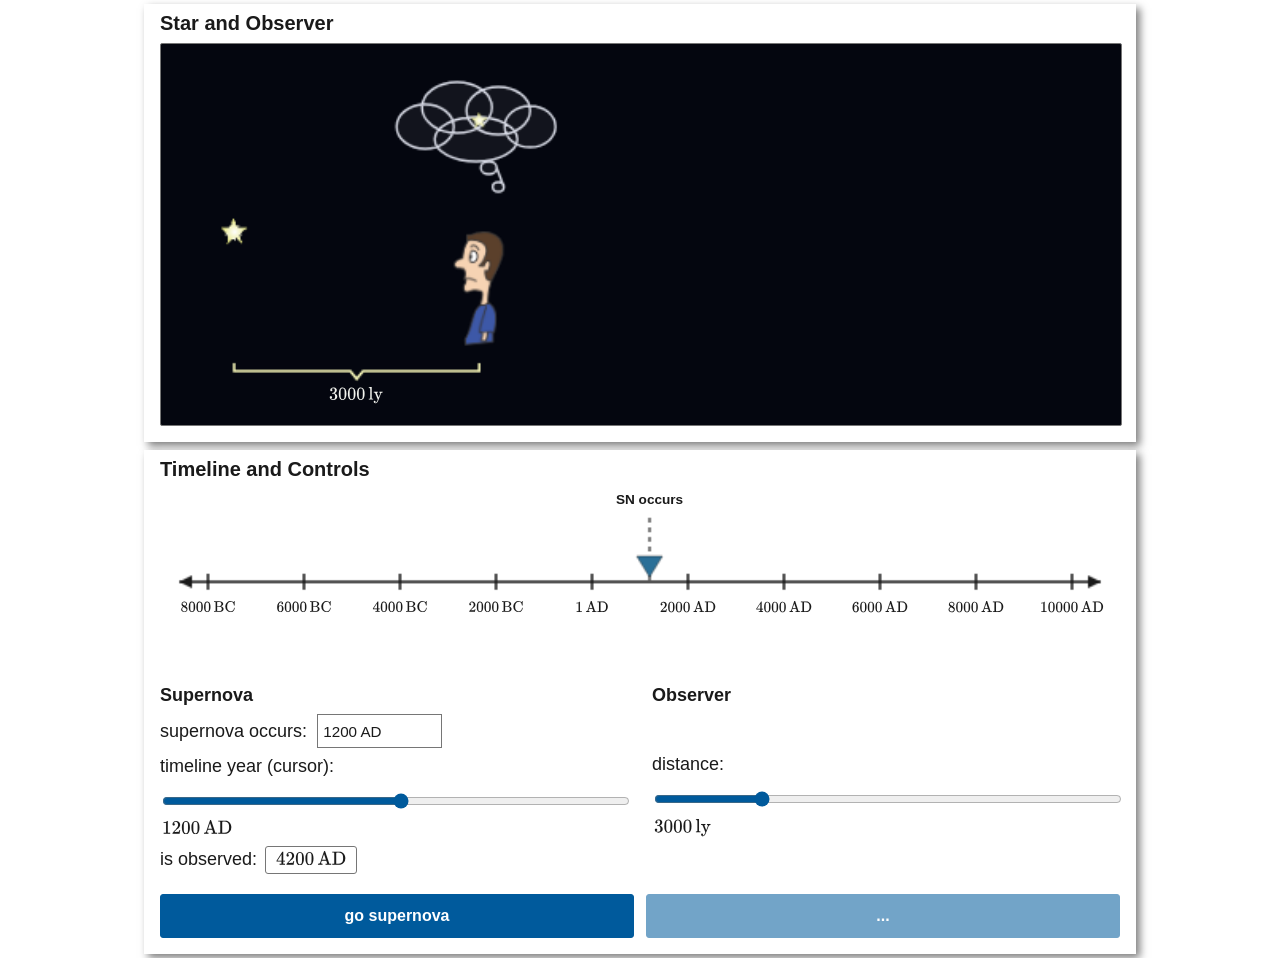
<file: index.html>
<!DOCTYPE html>
<html lang="en">
<head>
  <meta charset="utf-8">
  <meta name="viewport" content="width=device-width, initial-scale=1">
  <title>Lookback Time Simulator</title>

  <!-- KL-UNL shared foundation (copied in unchanged) -->
  <link href="foundation/kl-unl.css" type="text/css" rel="stylesheet" media="all">
  <!-- Sim-specific styles only -->
  <link href="styles/styles.css" type="text/css" rel="stylesheet" media="all">
</head>
<body>
  <a class="sr-only sr-only-focusable" href="#controls-heading">Skip to controls</a>

  <div class="app-shell">

    <!-- Title bar + Reset / Help / About come from the shared masthead component. -->
    <kl-unl-masthead sim-id="lookbackTime" json-url="foundation/contents.json"></kl-unl-masthead>

    <main class="app-layout sim-layout">

      <!-- ============================================================= -->
      <!-- Display panel: the star, the observer, and the expanding light -->
      <!-- ============================================================= -->
      <section class="panel sim-panel" aria-labelledby="display-heading">
        <h2 id="display-heading" class="panel__heading">Star and Observer</h2>

        <div class="sim-panel__body">
          <div class="panel__canvas-wrap sim-canvas-wrap">
            <canvas id="display-canvas" class="sim-canvas" width="604" height="240"
                    role="img" aria-label="Star and observer display"
                    aria-describedby="display-desc"></canvas>
            <!-- Overlay for the distance label (real HTML/MathJax so it zooms and
                 exposes the MathJax menu); positioned under the brace in JS. -->
            <div id="display-overlay" class="sim-display__overlay" aria-hidden="true">
              <span id="dist-brace-label" class="sim-dist-label"></span>
            </div>
          </div>
        </div>

        <!-- Text equivalent of the canvas (read when the screen reader reaches the
             canvas via aria-describedby; the single live region is #sr-status). -->
        <p id="display-desc" class="sr-only"></p>
      </section>

      <!-- ============================================================= -->
      <!-- Timeline + Controls panel                                     -->
      <!-- ============================================================= -->
      <section class="panel sim-panel" aria-labelledby="controls-heading">
        <h2 id="controls-heading" class="panel__heading">Timeline and Controls</h2>

        <div class="sim-panel__body">

          <!-- Timeline: canvas draws the axis, cursor and markers; the numeric tick
               labels live in an HTML overlay so they are MathJax-typeset and zoom. -->
          <div class="sim-timeline">
            <div class="panel__canvas-wrap sim-canvas-wrap">
              <canvas id="timeline-canvas" class="sim-canvas" width="600" height="120"
                      role="img" aria-label="Timeline of years"
                      aria-describedby="timeline-desc"></canvas>
              <!-- Overlay layer (year ticks + moving labels), positioned in JS. -->
              <div id="timeline-overlay" class="sim-timeline__overlay" aria-hidden="true"></div>
            </div>
            <p id="timeline-desc" class="sr-only"></p>
          </div>

          <div class="sim-controls">

            <!-- ---- Supernova / timeline-year controls ---- -->
            <fieldset class="control-fieldset sim-fieldset">
              <legend class="control-fieldset__legend">Supernova</legend>

              <div class="control-row sim-row">
                <label class="control-row__label" for="sn-year-input">supernova occurs:</label>
                <input class="control-row__input sim-year-input" type="text"
                       id="sn-year-input" inputmode="text" autocomplete="off"
                       aria-describedby="sn-year-hint" value="1200 AD">
                <span id="sn-year-hint" class="sr-only">Type a year such as 1200 AD or 500 BC, then press Enter.</span>
              </div>

              <div class="control-row sim-row sim-row--slider">
                <label class="control-row__label" for="year-range" id="year-range-label">timeline year (cursor):</label>
                <!-- aria-valuetext (set in JS) speaks the year + era, e.g. "1200 AD"
                     / "8000 BC", instead of the raw signed number. -->
                <input class="control-row__slider sim-slider" type="range" id="year-range"
                       min="-7999" max="10000" step="1" value="1200"
                       aria-valuetext="1200 AD">
                <!-- MathJax value is visual only; the spoken value is on the slider. -->
                <output class="sim-value" id="year-range-value" for="year-range" aria-hidden="true"></output>
              </div>

              <div class="sim-row--observed">
                <span class="control-row__label" id="observed-label-text">is observed:</span>
                <output class="sim-value sim-value--boxed" id="observed-output" for="year-range" aria-hidden="true"></output>
                <!-- Spoken equivalent of the boxed value, e.g. "4200 AD". -->
                <span class="sr-only" id="observed-sr"></span>
              </div>
            </fieldset>

            <!-- ---- Observer distance control ---- -->
            <fieldset class="control-fieldset sim-fieldset">
              <legend class="control-fieldset__legend">Observer</legend>

              <div class="control-row sim-row sim-row--slider sim-row--align-slider">
                <label class="control-row__label" for="dist-range">distance:</label>
                <!-- aria-valuetext (set in JS) speaks e.g. "3000 light years". -->
                <input class="control-row__slider sim-slider" type="range" id="dist-range"
                       min="1000" max="10000" step="100" value="3000"
                       aria-valuetext="3000 light years">
                <output class="sim-value" id="dist-value" for="dist-range" aria-hidden="true"></output>
              </div>
            </fieldset>

            <!-- ---- Run controls ---- -->
            <div class="button-row sim-button-row">
              <button type="button" class="button sim-button" id="start-reset-button">go supernova</button>
              <button type="button" class="button sim-button" id="pause-resume-button" disabled>...</button>
            </div>

          </div><!-- /sim-controls -->
        </div>
      </section>

      <!-- Polite announcements of committed state changes. -->
      <p id="sr-status" class="sr-only" aria-live="polite"></p>

    </main>
  </div>

  <!-- Foundation equation helper (copied in unchanged) -->
  <script src="foundation/kl-unl.js"></script>
  <!-- Shared masthead custom element (copied in unchanged) -->
  <script src="foundation/kl-unl-masthead.js"></script>

  <!-- MathJax (vendored locally; SVG output is self-contained, no CDN). -->
  <script>
    window.MathJax = {
      loader: { failed: function (err) { console.warn('[MathJax] optional component not vendored:', err.message); } },
      tex: { inlineMath: [['\\(', '\\)'], ['$', '$']] },
      svg: { fontCache: 'none' },
      options: { enableMenu: true, menuOptions: { settings: { assistiveMml: false } } }
    };
  </script>
  <script src="assets/mathjax/tex-mml-svg.js"></script>

  <!-- Sim logic -->
  <script src="simulation.js"></script>
</body>
</html>
</file>
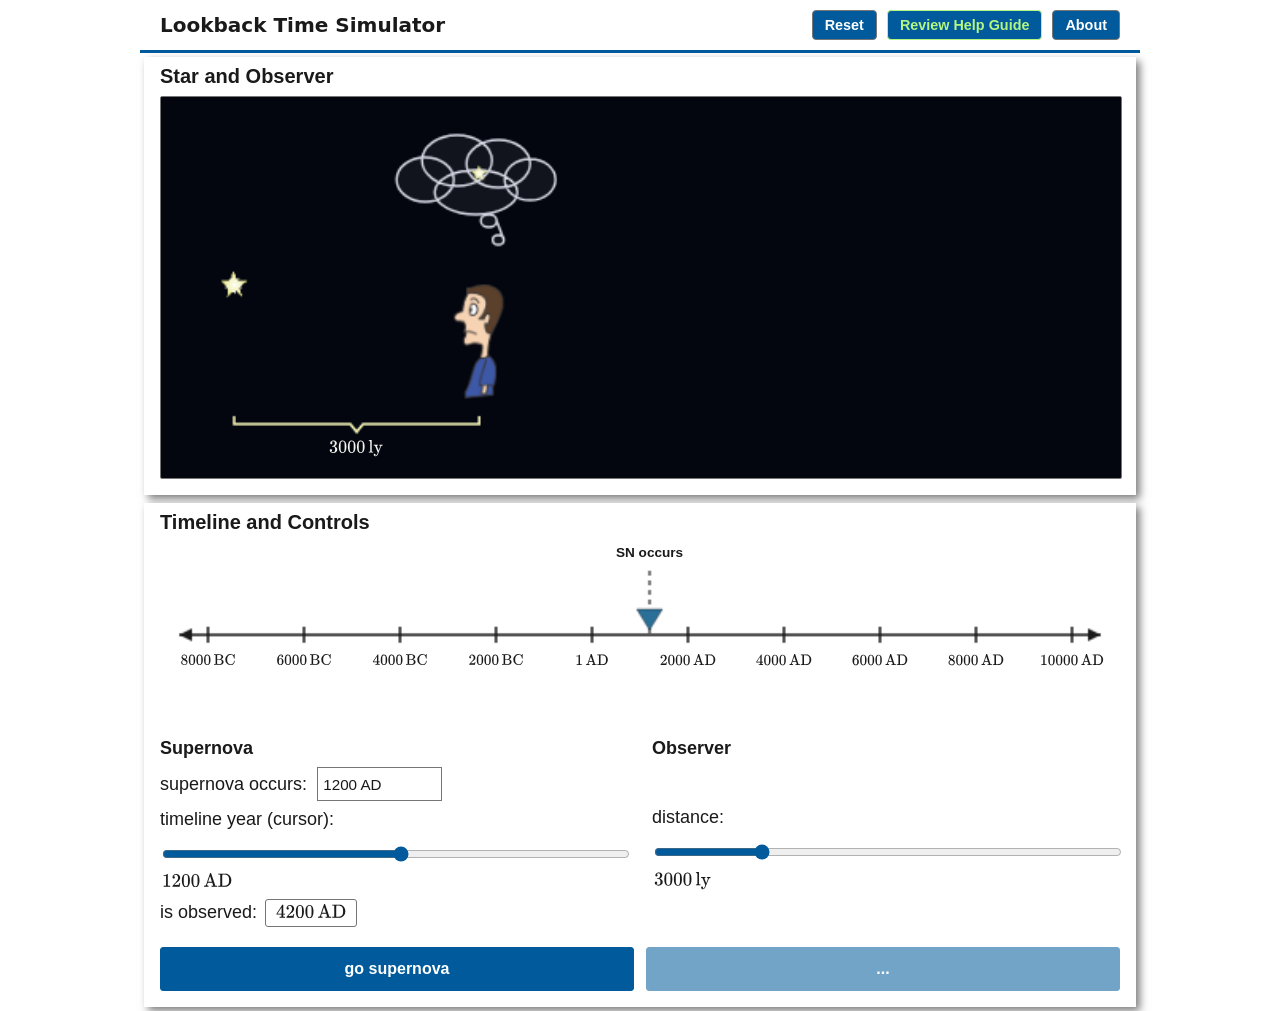
<file: html5/index.html>
<!DOCTYPE html>
<html lang="en">
<head>
  <meta charset="utf-8">
  <meta name="viewport" content="width=device-width, initial-scale=1">
  <title>Lookback Time Simulator</title>

  <!-- KL-UNL shared foundation (copied in unchanged) -->
  <link href="foundation/kl-unl.css" type="text/css" rel="stylesheet" media="all">
  <!-- Sim-specific styles only -->
  <link href="styles/styles.css" type="text/css" rel="stylesheet" media="all">
</head>
<body>
  <a class="sr-only sr-only-focusable" href="#controls-heading">Skip to controls</a>

  <div class="app-shell">

    <!-- Title bar + Reset / Help / About come from the shared masthead component. -->
    <kl-unl-masthead sim-id="lookbacktimesim" json-url="foundation/contents.json"></kl-unl-masthead>

    <main class="app-layout sim-layout">

      <!-- ============================================================= -->
      <!-- Display panel: the star, the observer, and the expanding light -->
      <!-- ============================================================= -->
      <section class="panel sim-panel" aria-labelledby="display-heading">
        <h2 id="display-heading" class="panel__heading">Star and Observer</h2>

        <div class="sim-panel__body">
          <div class="panel__canvas-wrap sim-canvas-wrap">
            <canvas id="display-canvas" class="sim-canvas" width="604" height="240"
                    role="img" aria-label="Star and observer display"
                    aria-describedby="display-desc"></canvas>
            <!-- Overlay for the distance label (real HTML/MathJax so it zooms and
                 exposes the MathJax menu); positioned under the brace in JS. -->
            <div id="display-overlay" class="sim-display__overlay" aria-hidden="true">
              <span id="dist-brace-label" class="sim-dist-label"></span>
            </div>
          </div>
        </div>

        <!-- Text equivalent of the canvas (read when the screen reader reaches the
             canvas via aria-describedby; the single live region is #sr-status). -->
        <p id="display-desc" class="sr-only"></p>
      </section>

      <!-- ============================================================= -->
      <!-- Timeline + Controls panel                                     -->
      <!-- ============================================================= -->
      <section class="panel sim-panel" aria-labelledby="controls-heading">
        <h2 id="controls-heading" class="panel__heading">Timeline and Controls</h2>

        <div class="sim-panel__body">

          <!-- Timeline: canvas draws the axis, cursor and markers; the numeric tick
               labels live in an HTML overlay so they are MathJax-typeset and zoom. -->
          <div class="sim-timeline">
            <div class="panel__canvas-wrap sim-canvas-wrap">
              <canvas id="timeline-canvas" class="sim-canvas" width="600" height="120"
                      role="img" aria-label="Timeline of years"
                      aria-describedby="timeline-desc"></canvas>
              <!-- Overlay layer (year ticks + moving labels), positioned in JS. -->
              <div id="timeline-overlay" class="sim-timeline__overlay" aria-hidden="true"></div>
            </div>
            <p id="timeline-desc" class="sr-only"></p>
          </div>

          <div class="sim-controls">

            <!-- ---- Supernova / timeline-year controls ---- -->
            <fieldset class="control-fieldset sim-fieldset">
              <legend class="control-fieldset__legend">Supernova</legend>

              <div class="control-row sim-row">
                <label class="control-row__label" for="sn-year-input">supernova occurs:</label>
                <input class="control-row__input sim-year-input" type="text"
                       id="sn-year-input" inputmode="text" autocomplete="off"
                       aria-describedby="sn-year-hint" value="1200 AD">
                <span id="sn-year-hint" class="sr-only">Type a year such as 1200 AD or 500 BC, then press Enter.</span>
              </div>

              <div class="control-row sim-row sim-row--slider">
                <label class="control-row__label" for="year-range" id="year-range-label">timeline year (cursor):</label>
                <!-- aria-valuetext (set in JS) speaks the year + era, e.g. "1200 AD"
                     / "8000 BC", instead of the raw signed number. -->
                <input class="control-row__slider sim-slider" type="range" id="year-range"
                       min="-7999" max="10000" step="1" value="1200"
                       aria-valuetext="1200 AD">
                <!-- MathJax value is visual only; the spoken value is on the slider. -->
                <output class="sim-value" id="year-range-value" for="year-range" aria-hidden="true"></output>
              </div>

              <div class="sim-row--observed">
                <span class="control-row__label" id="observed-label-text">is observed:</span>
                <output class="sim-value sim-value--boxed" id="observed-output" for="year-range" aria-hidden="true"></output>
                <!-- Spoken equivalent of the boxed value, e.g. "4200 AD". -->
                <span class="sr-only" id="observed-sr"></span>
              </div>
            </fieldset>

            <!-- ---- Observer distance control ---- -->
            <fieldset class="control-fieldset sim-fieldset">
              <legend class="control-fieldset__legend">Observer</legend>

              <div class="control-row sim-row sim-row--slider sim-row--align-slider">
                <label class="control-row__label" for="dist-range">distance:</label>
                <!-- aria-valuetext (set in JS) speaks e.g. "3000 light years". -->
                <input class="control-row__slider sim-slider" type="range" id="dist-range"
                       min="1000" max="10000" step="100" value="3000"
                       aria-valuetext="3000 light years">
                <output class="sim-value" id="dist-value" for="dist-range" aria-hidden="true"></output>
              </div>
            </fieldset>

            <!-- ---- Run controls ---- -->
            <div class="button-row sim-button-row">
              <button type="button" class="button sim-button" id="start-reset-button">go supernova</button>
              <button type="button" class="button sim-button" id="pause-resume-button" disabled>...</button>
            </div>

          </div><!-- /sim-controls -->
        </div>
      </section>

      <!-- Polite announcements of committed state changes. -->
      <p id="sr-status" class="sr-only" aria-live="polite"></p>

    </main>
  </div>

  <!-- Foundation equation helper (copied in unchanged) -->
  <script src="foundation/kl-unl.js"></script>
  <!-- Shared masthead custom element (copied in unchanged) -->
  <script src="foundation/kl-unl-masthead.js"></script>

  <!-- MathJax (vendored locally; SVG output is self-contained, no CDN). -->
  <script>
    window.MathJax = {
      loader: { failed: function (err) { console.warn('[MathJax] optional component not vendored:', err.message); } },
      tex: { inlineMath: [['\\(', '\\)'], ['$', '$']] },
      svg: { fontCache: 'none' },
      options: { enableMenu: true, menuOptions: { settings: { assistiveMml: false } } }
    };
  </script>
  <script src="assets/mathjax/tex-mml-svg.js"></script>

  <!-- Sim logic -->
  <script src="simulation.js"></script>
</body>
</html>
</file>
<file: foundation/kl-unl.css>
/* Default CSS style */

/* Default color palette and style for project, including masthead */
:root {
  --foreground-color:        #1a1a1a;  /* dark charcoal grey */
  --background-color:        #ffffff;  /* white              */
  --alert-color-r:           #ea351f;  /* red-orange         */
  --alert-color-g:           #b3f681;  /* light neon green   */
  --outline-color:           #005fcc;  /* deep azure blue    */

  --button-foreground-color: #ffffff;  /* white              */
  --button-background-color: #005a9c;  /* french blue        */
  --button-outline-width:    2px;      /* aka focus ring     */
  --button-outline-style:    solid;
  --button-outline-color:    #ffbc00;  /* yellow-orange      */
  --button-hover-darken:     0.9;      /* reduces brightness to 90% */

  --border-width:            1px;
  --border-style:            solid;
  --border-color:            #767676;  /* medium grey        */
  --border-bottom-width:     3px;
  --border-bottom-style:     solid;
  --border-bottom-color:     #005a9c;  /* french blue        */
}

html {
  font-size:      100%;
}

body {
  font-family:    Sans-Serif, Arial, Helvetica, sans-serif;
  font-size:      0.9rem;
  margin:         0;
  color:          var(--foreground-color, #1a1a1a);
  background:     var(--background-color, #ffffff);
}

/* Visually hidden, available to screen readers */
.sr-only {
  position:       absolute;
  width:          1px;
  height:         1px;
  padding:        0;
  margin:         -1px;
  overflow:       hidden;
  clip:           rect(0, 0, 0, 0);
  white-space:    nowrap;
  border:         0;
}

.sr-only-focusable:active,
.sr-only-focusable:focus {
  position:       static;
  width:          auto;
  height:         auto;
  margin:         0;
  overflow:       visible;
  clip:           auto;
  white-space:    normal;
  padding:        0.5rem 1rem;
  color:          var(--foreground-color, #1a1a1a);
  background:     var(--background-color, #ffffff);
  border-width:   var(--border-width,     1px);
  border-style:   var(--border-style,     solid);
  border-color:   var(--border-color,     #767676);
  z-index:        1000;
}

.app-shell {
  position:       relative;
  max-width:      62.5rem;
  margin:         0 auto;
  min-height:     20rem;
}

.app-shell__backdrop {
  position:       absolute;
  left:           0;
  top:            0;
  z-index:        0;
  pointer-events: none;
  box-shadow:     0.25rem 0.25rem 0.5rem rgba(0, 0, 0, 0.5);
}

.app-layout {
  position:       relative;
  z-index:        1;
  display:        grid;
  grid-template-columns: 25rem 1fr;
  grid-template-rows:    auto;
  gap:            0;
  align-items:    start;
  padding-top:    0.25rem;
}

.app-layout__left {
  display:        flex;
  flex-direction: column;
  gap:            0;
}
u
.app-layout__right {
  min-width:      0;
}

.panel {
  background:     var(--background-color, #ffffff);
  box-shadow:     0.25rem 0.25rem 0.5rem rgba(0, 0, 0, 0.5);
}

.panel__heading {
  margin:         0;
  padding:        0.5rem 1rem;
  font-size:      1rem;
  font-weight:    bold;
}

.panel--size {
  min-height:     26.875rem;
}

.panel--size .panel__canvas-wrap {
  padding:        0 1.25rem 1rem;
}

.panel--cursor {
  padding:        0 0 1rem;
}

.panel__canvas-wrap {
  line-height:    0;
}

.panel__help {
  margin:         0.75rem 1rem 0;
  font-size:      0.85rem;
  line-height:    1.4;
}

.control-fieldset {
  border:         0;
  margin:         0;
  padding:        0 1rem 0.5rem;
}

.control-fieldset__legend {
  font-weight:    bold;
  padding:        0 0 0.5rem;
}

.control-fieldset--plot {
  padding-top:    0.25rem;
}

/* Desktop widths (larger screens) */
.control-row {
  display:        grid;
  grid-template-columns: repeat(auto-fit, minmax(auto, 1fr));  /* Update for specific case */
  align-items:    center;
  gap:            0.35rem 0.5rem;
  margin-bottom:  0.25rem;
}

.control-row__label {
  font-weight:    normal;
}

.control-row__input {
  font-size:      0.95rem;
  width:          5.75rem;
  min-height:     1.5rem;
  padding:        0.25rem 0.35rem;
  color:          var(--foreground-color, #1a1a1a);
  background:     var(--background-color, #ffffff);
  border-width:   var(--border-width,     1px);
  border-style:   var(--border-style,     solid);
  border-color:   var(--border-color,     #767676);
}

.control-row__slider {
  display:        block;
  cursor:         pointer;
}

.control-row--axes {
  grid-template-columns: auto 1fr auto 1fr;
  margin-bottom:  0.75rem;
}

.control-row--axes label {
  font-weight:    normal;
}

.control-row--axes select {
  min-height:     2.75rem;
  padding:        0.25rem;
  color:          var(--foreground-color, #1a1a1a);
  background:     var(--background-color, #ffffff);
  border-width:   var(--border-width,     1px);
  border-style:   var(--border-style,     solid);
  border-color:   var(--border-color,     #767676);
}

.control-grid {
  display:        grid;
  grid-template-columns: 1fr 1fr;
  gap:            0.5rem 1rem;
}

.control-choice {
  display:        flex;
  align-items:    center;
  gap:            0.35rem;
  min-height:     1.25rem;
}

.control-choice input[type="checkbox"],
.control-choice input[type="radio"] {
  width:          1.25rem;
  height:         1.25rem;
  flex-shrink:    0;
  margin:         0;
}

.control-choice label {
  cursor:         pointer;
  font-weight:    normal;
}

.button {
  min-height:     2.75rem;
  min-width:      2.75rem;
  padding:        0.35rem 0.75rem;
  cursor:         pointer;
}

.button-row {
  display:        flex;
  width:          100%;
  justify-content: space-between;  /* Flush to the edges, space between them */
}

/* Focus: visible for keyboard users; suppress only for mouse clicks where supported */
:focus:not(:focus-visible) {
  outline:        0;
}

:focus-visible {
  outline-width:  0.125rem;
  outline-style:  solid;
  outline-color:  var(--outline-color,    #005fcc);
  outline-offset: 0.125rem;
}

.modal {
  display:        none;
  z-index:        20;
  position:       absolute;
  left:           20%;
  top:            20%;
  right:          20%;
  overflow:       auto;
  background:     var(--alert-color-r,    #ea351f);
}

.modal-content {
  display:        flex;
  align-items:    flex-start;
  justify-content: space-between;
  gap:            0.5rem;
  margin:         0.125rem;
  padding:        0.5rem;
  color:          var(--foreground-color, #1a1a1a);
  background:     var(--background-color, #ffffff);
  border-width:   var(--border-width,     1px);
  border-style:   var(--border-style,     solid);
  border-color:   var(--border-color,     #767676);
}

.close {
  color:          var(--border-color,     #767676);
  font-size:      1.75rem;
  font-weight:    bold;
  line-height:    1;
  cursor:         pointer;
  flex-shrink:    0;
  min-width:      2.75rem;
  min-height:     2.75rem;
  text-align:     center;
}

.close:hover,
.close:focus {
  color:          var(--foreground-color, #1a1a1a);
}

.controls-panel {
  grid-column:    1 / -1;
  display:        grid;
  grid-template-columns: 25rem 1fr;
  align-items:    start;
}

.p-indent {
  margin-left:    20px;
}

/* Handheld widths (smaller screens) */
@media (max-width: 56rem) {
  .app-layout {
    grid-template-columns: 1fr;
  }

  .controls-panel {
    display:      block;
  }

  .control-row {
    grid-template-columns: repeat(auto-fit, minmax(auto, 1fr));  /* Update for specific case */
  }

  .control-row__slider {
    grid-column:  1 / -1;
  }

  .control-row--axes {
    grid-template-columns: 1fr 1fr;
  }

  .control-grid,
  .control-grid--stars {
    grid-template-columns: 1fr 1fr;
  }
}
</file>
<file: styles/styles.css>
/* =====================================================================
   Lookback Time Simulator -- sim-specific styles ONLY.
   The shared look/palette comes from foundation/kl-unl.css; this file
   layers sim-specific structure on top without editing the foundation.
   ===================================================================== */

:root {
  /* Sim spacing scale (rem) -- reused for consistent rhythm. */
  --sim-gap:        0.75rem;
  --sim-pad:        1rem;
  /* Display "sky" colours (the original Flash stage was a black sky). */
  --sim-sky:        #04060f;
  --sim-sky-border: #767676;
}

/* Larger, zoomable body copy (foundation default is 0.9rem; rule 10 floor
   is ~1.125rem). Everything is in rem/em so it tracks the browser setting. */
.sim-layout {
  font-size:      1.125rem;
}

/* Both panels stack full-width in reading order (mirrors the original's two
   stacked panels) and the layout reflows to a single column for free. */
.sim-layout {
  grid-template-columns: 1fr;
  gap:            0.5rem;
  padding:        0.25rem;
}

.sim-panel {
  padding-bottom: var(--sim-pad);
  /* Allow the panel (a grid item) to shrink below the canvas's intrinsic
     width, so a narrow viewport doesn't get horizontal overflow. */
  min-width:      0;
}

.sim-panel__body {
  padding:        0 var(--sim-pad);
  min-width:      0;
}

.sim-canvas-wrap {
  min-width:      0;
}

.panel__heading {
  font-size:      1.25rem;
}

/* ---- Canvas stage (scales to fit, preserves aspect ratio) ---- */
.sim-canvas-wrap {
  position:       relative;
  line-height:    0;
}

.sim-canvas {
  display:        block;
  width:          100%;          /* scales with the panel width ... */
  height:         auto;          /* ... keeping the aspect ratio */
  max-width:      100%;
  touch-action:   none;   /* draggable surfaces: don't scroll/zoom the page */
}

#display-canvas {
  background:     var(--sim-sky);
  border:         1px solid var(--sim-sky-border);
  border-radius:  2px;
  aspect-ratio:   604 / 240;     /* shrink the box proportionally as width drops */
}

#timeline-canvas {
  background:     var(--background-color, #fff);
  aspect-ratio:   600 / 120;
}

/* Distance label, centered under the brace, over the dark display canvas. */
.sim-display__overlay {
  position:       absolute;
  left:           0;
  top:            0;
  width:          100%;
  height:         100%;
  pointer-events: none;
}

.sim-dist-label {
  position:       absolute;
  transform:      translateX(-50%);
  white-space:    nowrap;
  line-height:    1;
  color:          #f3f4ee;       /* light text on the night sky */
  font-size:      0.95rem;
}

/* ---- Timeline overlay (numeric tick + moving labels) ---- */
.sim-timeline {
  margin-bottom:  0.25rem;       /* tighter: bring the controls up */
}

.sim-timeline__overlay {
  position:       absolute;
  left:           0;
  top:            0;
  width:          100%;
  height:         100%;
  pointer-events: none;
}

.sim-tick-label,
.sim-marker-label {
  position:       absolute;
  transform:      translateX(-50%);
  white-space:    nowrap;
  line-height:    1;
  font-size:      0.8rem;
  color:          var(--foreground-color, #1a1a1a);
}

.sim-marker-label {
  font-size:      0.85rem;
  font-weight:    bold;
}

.sim-marker-label--observed {
  color:          #8a1500;
}

/* ---- Controls ---- */
.sim-controls {
  margin-top:     0.25rem;        /* tighter: bring the control boxes up */
  display:        grid;
  grid-template-columns: 1fr 1fr;
  gap:            var(--sim-gap) 1.5rem;
  align-items:    start;
}

.sim-fieldset {
  padding:        0;
  margin:         0;
}

/* Align labels and their values/inputs down a shared column. */
.sim-row {
  grid-template-columns: max-content minmax(0, 1fr) auto;
  align-items:    center;
  gap:            0.4rem 0.6rem;
  margin-bottom:  0.5rem;
}

/* Slider rows stack: label, slider, then the value left-aligned and pulled
   up close to the slider. */
.sim-row--slider {
  display:        flex;
  flex-direction: column;
  align-items:    stretch;
  gap:            0;
}

.sim-row--slider .sim-value {
  text-align:     left;          /* left-align the value under the slider */
  min-width:      0;
  margin-top:     -0.35rem;       /* nudge it up toward the slider */
  padding-left:   0.1rem;
}

/* Push the distance slider down so it lines up (bottom-aligned) with the
   timeline-year slider, whose column has an extra "supernova occurs" row
   above it. Only applies in the two-column layout (reset when stacked). */
.sim-row--align-slider {
  margin-top:     2.5rem;
}

.sim-year-input {
  width:          7rem;
}

/* Numeric readouts: right-aligned so digits line up. */
.sim-value {
  font-variant-numeric: tabular-nums;
  text-align:     right;
  min-width:      4.5rem;
  font-size:      1rem;
}

/* "is observed:" row -- label and boxed answer sit close together. */
.sim-row--observed {
  display:        flex;
  align-items:    center;
  gap:            0.5rem;
  margin-bottom:  0.5rem;
}

.sim-value--boxed {
  text-align:     left;
  min-width:      0;
  padding:        0.25rem 0.6rem;
  border:         1px solid var(--border-color, #767676);
  border-radius:  3px;
  background:     var(--background-color, #ffffff);
}

.sim-button-row {
  grid-column:    1 / -1;
  gap:            0.75rem;
}

/* Blue buttons with white text, using the foundation palette variables
   (the foundation .button class sets size/padding but not colors). */
.sim-button {
  flex:           1 1 0;
  font-size:      1rem;
  font-weight:    600;
  color:          var(--button-foreground-color, #ffffff);
  background:     var(--button-background-color, #005a9c);
  border:         1px solid var(--button-background-color, #005a9c);
  border-radius:  3px;
}

.sim-button:hover:not(:disabled) {
  filter:         brightness(var(--button-hover-darken, 0.9));
}

.sim-button:disabled {
  opacity:        0.55;
  cursor:         not-allowed;
}

/* ---- Native range slider: comfortable, keyboard-friendly, big track ---- */
.sim-slider {
  width:          100%;
  min-height:     2.75rem;       /* >=44px touch target */
  accent-color:   var(--button-background-color, #005a9c);
  cursor:         pointer;
}

.sim-slider:disabled {
  opacity:        0.5;
  cursor:         not-allowed;
}

/* ===== Responsive: tablet / phone portrait ===== */
@media (max-width: 56rem) {
  .sim-controls {
    grid-template-columns: 1fr;   /* stack the two control groups */
  }
  .sim-row--align-slider {
    margin-top:   0.5rem;         /* stacked: no cross-column alignment needed */
  }
}

@media (max-width: 30rem) {
  .sim-layout {
    font-size:    1.0625rem;
  }
  .sim-button-row {
    flex-wrap:    wrap;
  }
  /* Thin the 10 timeline labels to 5 evenly-spaced ones so they don't overlap
     at phone-portrait width (the axis tick marks on the canvas still show all). */
  .sim-tick-label[data-tick="1"],
  .sim-tick-label[data-tick="3"],
  .sim-tick-label[data-tick="5"],
  .sim-tick-label[data-tick="7"],
  .sim-tick-label[data-tick="9"] {
    display:      none;
  }
  .sim-tick-label {
    font-size:    0.72rem;
  }
}

/* ===== Reduced motion: the JS jumps to end states instead of animating;
   nothing here flashes. ===== */
@media (prefers-reduced-motion: reduce) {
  .sim-canvas {
    /* no CSS transitions to suppress; canvas redraws are state-driven */
  }
}
</file>
<file: html5/foundation/kl-unl.css>
/* Default CSS style */

/* Default color palette and style for project, including masthead */
:root {
  --foreground-color:        #1a1a1a;  /* dark charcoal grey */
  --background-color:        #ffffff;  /* white              */
  --alert-color-r:           #ea351f;  /* red-orange         */
  --alert-color-g:           #b3f681;  /* light neon green   */
  --outline-color:           #005fcc;  /* deep azure blue    */

  --button-foreground-color: #ffffff;  /* white              */
  --button-background-color: #005a9c;  /* french blue        */
  --button-outline-width:    2px;      /* aka focus ring     */
  --button-outline-style:    solid;
  --button-outline-color:    #ffbc00;  /* yellow-orange      */
  --button-hover-darken:     0.9;      /* reduces brightness to 90% */

  --border-width:            1px;
  --border-style:            solid;
  --border-color:            #767676;  /* medium grey        */
  --border-bottom-width:     3px;
  --border-bottom-style:     solid;
  --border-bottom-color:     #005a9c;  /* french blue        */
}

html {
  font-size:      100%;
}

body {
  font-family:    Sans-Serif, Arial, Helvetica, sans-serif;
  font-size:      0.9rem;
  margin:         0;
  color:          var(--foreground-color, #1a1a1a);
  background:     var(--background-color, #ffffff);
}

/* Visually hidden, available to screen readers */
.sr-only {
  position:       absolute;
  width:          1px;
  height:         1px;
  padding:        0;
  margin:         -1px;
  overflow:       hidden;
  clip:           rect(0, 0, 0, 0);
  white-space:    nowrap;
  border:         0;
}

.sr-only-focusable:active,
.sr-only-focusable:focus {
  position:       static;
  width:          auto;
  height:         auto;
  margin:         0;
  overflow:       visible;
  clip:           auto;
  white-space:    normal;
  padding:        0.5rem 1rem;
  color:          var(--foreground-color, #1a1a1a);
  background:     var(--background-color, #ffffff);
  border-width:   var(--border-width,     1px);
  border-style:   var(--border-style,     solid);
  border-color:   var(--border-color,     #767676);
  z-index:        1000;
}

.app-shell {
  position:       relative;
  max-width:      62.5rem;
  margin:         0 auto;
  min-height:     20rem;
}

.app-shell__backdrop {
  position:       absolute;
  left:           0;
  top:            0;
  z-index:        0;
  pointer-events: none;
  box-shadow:     0.25rem 0.25rem 0.5rem rgba(0, 0, 0, 0.5);
}

.app-layout {
  position:       relative;
  z-index:        1;
  display:        grid;
  grid-template-columns: 25rem 1fr;
  grid-template-rows:    auto;
  gap:            0;
  align-items:    start;
  padding-top:    0.25rem;
}

.app-layout__left {
  display:        flex;
  flex-direction: column;
  gap:            0;
}
u
.app-layout__right {
  min-width:      0;
}

.panel {
  background:     var(--background-color, #ffffff);
  box-shadow:     0.25rem 0.25rem 0.5rem rgba(0, 0, 0, 0.5);
}

.panel__heading {
  margin:         0;
  padding:        0.5rem 1rem;
  font-size:      1rem;
  font-weight:    bold;
}

.panel--size {
  min-height:     26.875rem;
}

.panel--size .panel__canvas-wrap {
  padding:        0 1.25rem 1rem;
}

.panel--cursor {
  padding:        0 0 1rem;
}

.panel__canvas-wrap {
  line-height:    0;
}

.panel__help {
  margin:         0.75rem 1rem 0;
  font-size:      0.85rem;
  line-height:    1.4;
}

.control-fieldset {
  border:         0;
  margin:         0;
  padding:        0 1rem 0.5rem;
}

.control-fieldset__legend {
  font-weight:    bold;
  padding:        0 0 0.5rem;
}

.control-fieldset--plot {
  padding-top:    0.25rem;
}

/* Desktop widths (larger screens) */
.control-row {
  display:        grid;
  grid-template-columns: repeat(auto-fit, minmax(auto, 1fr));  /* Update for specific case */
  align-items:    center;
  gap:            0.35rem 0.5rem;
  margin-bottom:  0.25rem;
}

.control-row__label {
  font-weight:    normal;
}

.control-row__input {
  font-size:      0.95rem;
  width:          5.75rem;
  min-height:     1.5rem;
  padding:        0.25rem 0.35rem;
  color:          var(--foreground-color, #1a1a1a);
  background:     var(--background-color, #ffffff);
  border-width:   var(--border-width,     1px);
  border-style:   var(--border-style,     solid);
  border-color:   var(--border-color,     #767676);
}

.control-row__slider {
  display:        block;
  cursor:         pointer;
}

.control-row--axes {
  grid-template-columns: auto 1fr auto 1fr;
  margin-bottom:  0.75rem;
}

.control-row--axes label {
  font-weight:    normal;
}

.control-row--axes select {
  min-height:     2.75rem;
  padding:        0.25rem;
  color:          var(--foreground-color, #1a1a1a);
  background:     var(--background-color, #ffffff);
  border-width:   var(--border-width,     1px);
  border-style:   var(--border-style,     solid);
  border-color:   var(--border-color,     #767676);
}

.control-grid {
  display:        grid;
  grid-template-columns: 1fr 1fr;
  gap:            0.5rem 1rem;
}

.control-choice {
  display:        flex;
  align-items:    center;
  gap:            0.35rem;
  min-height:     1.25rem;
}

.control-choice input[type="checkbox"],
.control-choice input[type="radio"] {
  width:          1.25rem;
  height:         1.25rem;
  flex-shrink:    0;
  margin:         0;
}

.control-choice label {
  cursor:         pointer;
  font-weight:    normal;
}

.button {
  min-height:     2.75rem;
  min-width:      2.75rem;
  padding:        0.35rem 0.75rem;
  cursor:         pointer;
}

.button-row {
  display:        flex;
  width:          100%;
  justify-content: space-between;  /* Flush to the edges, space between them */
}

/* Focus: visible for keyboard users; suppress only for mouse clicks where supported */
:focus:not(:focus-visible) {
  outline:        0;
}

:focus-visible {
  outline-width:  0.125rem;
  outline-style:  solid;
  outline-color:  var(--outline-color,    #005fcc);
  outline-offset: 0.125rem;
}

.modal {
  display:        none;
  z-index:        20;
  position:       absolute;
  left:           20%;
  top:            20%;
  right:          20%;
  overflow:       auto;
  background:     var(--alert-color-r,    #ea351f);
}

.modal-content {
  display:        flex;
  align-items:    flex-start;
  justify-content: space-between;
  gap:            0.5rem;
  margin:         0.125rem;
  padding:        0.5rem;
  color:          var(--foreground-color, #1a1a1a);
  background:     var(--background-color, #ffffff);
  border-width:   var(--border-width,     1px);
  border-style:   var(--border-style,     solid);
  border-color:   var(--border-color,     #767676);
}

.close {
  color:          var(--border-color,     #767676);
  font-size:      1.75rem;
  font-weight:    bold;
  line-height:    1;
  cursor:         pointer;
  flex-shrink:    0;
  min-width:      2.75rem;
  min-height:     2.75rem;
  text-align:     center;
}

.close:hover,
.close:focus {
  color:          var(--foreground-color, #1a1a1a);
}

.controls-panel {
  grid-column:    1 / -1;
  display:        grid;
  grid-template-columns: 25rem 1fr;
  align-items:    start;
}

.p-indent {
  margin-left:    20px;
}

/* Handheld widths (smaller screens) */
@media (max-width: 56rem) {
  .app-layout {
    grid-template-columns: 1fr;
  }

  .controls-panel {
    display:      block;
  }

  .control-row {
    grid-template-columns: repeat(auto-fit, minmax(auto, 1fr));  /* Update for specific case */
  }

  .control-row__slider {
    grid-column:  1 / -1;
  }

  .control-row--axes {
    grid-template-columns: 1fr 1fr;
  }

  .control-grid,
  .control-grid--stars {
    grid-template-columns: 1fr 1fr;
  }
}
</file>
<file: html5/styles/styles.css>
/* =====================================================================
   Lookback Time Simulator -- sim-specific styles ONLY.
   The shared look/palette comes from foundation/kl-unl.css; this file
   layers sim-specific structure on top without editing the foundation.
   ===================================================================== */

:root {
  /* Sim spacing scale (rem) -- reused for consistent rhythm. */
  --sim-gap:        0.75rem;
  --sim-pad:        1rem;
  /* Display "sky" colours (the original Flash stage was a black sky). */
  --sim-sky:        #04060f;
  --sim-sky-border: #767676;
}

/* Larger, zoomable body copy (foundation default is 0.9rem; rule 10 floor
   is ~1.125rem). Everything is in rem/em so it tracks the browser setting. */
.sim-layout {
  font-size:      1.125rem;
}

/* Both panels stack full-width in reading order (mirrors the original's two
   stacked panels) and the layout reflows to a single column for free. */
.sim-layout {
  grid-template-columns: 1fr;
  gap:            0.5rem;
  padding:        0.25rem;
}

.sim-panel {
  padding-bottom: var(--sim-pad);
  /* Allow the panel (a grid item) to shrink below the canvas's intrinsic
     width, so a narrow viewport doesn't get horizontal overflow. */
  min-width:      0;
}

.sim-panel__body {
  padding:        0 var(--sim-pad);
  min-width:      0;
}

.sim-canvas-wrap {
  min-width:      0;
}

.panel__heading {
  font-size:      1.25rem;
}

/* ---- Canvas stage (scales to fit, preserves aspect ratio) ---- */
.sim-canvas-wrap {
  position:       relative;
  line-height:    0;
}

.sim-canvas {
  display:        block;
  width:          100%;          /* scales with the panel width ... */
  height:         auto;          /* ... keeping the aspect ratio */
  max-width:      100%;
  touch-action:   none;   /* draggable surfaces: don't scroll/zoom the page */
}

#display-canvas {
  background:     var(--sim-sky);
  border:         1px solid var(--sim-sky-border);
  border-radius:  2px;
  aspect-ratio:   604 / 240;     /* shrink the box proportionally as width drops */
}

#timeline-canvas {
  background:     var(--background-color, #fff);
  aspect-ratio:   600 / 120;
}

/* Distance label, centered under the brace, over the dark display canvas. */
.sim-display__overlay {
  position:       absolute;
  left:           0;
  top:            0;
  width:          100%;
  height:         100%;
  pointer-events: none;
}

.sim-dist-label {
  position:       absolute;
  transform:      translateX(-50%);
  white-space:    nowrap;
  line-height:    1;
  color:          #f3f4ee;       /* light text on the night sky */
  font-size:      0.95rem;
}

/* ---- Timeline overlay (numeric tick + moving labels) ---- */
.sim-timeline {
  margin-bottom:  0.25rem;       /* tighter: bring the controls up */
}

.sim-timeline__overlay {
  position:       absolute;
  left:           0;
  top:            0;
  width:          100%;
  height:         100%;
  pointer-events: none;
}

.sim-tick-label,
.sim-marker-label {
  position:       absolute;
  transform:      translateX(-50%);
  white-space:    nowrap;
  line-height:    1;
  font-size:      0.8rem;
  color:          var(--foreground-color, #1a1a1a);
}

.sim-marker-label {
  font-size:      0.85rem;
  font-weight:    bold;
}

.sim-marker-label--observed {
  color:          #8a1500;
}

/* ---- Controls ---- */
.sim-controls {
  margin-top:     0.25rem;        /* tighter: bring the control boxes up */
  display:        grid;
  grid-template-columns: 1fr 1fr;
  gap:            var(--sim-gap) 1.5rem;
  align-items:    start;
}

.sim-fieldset {
  padding:        0;
  margin:         0;
}

/* Align labels and their values/inputs down a shared column. */
.sim-row {
  grid-template-columns: max-content minmax(0, 1fr) auto;
  align-items:    center;
  gap:            0.4rem 0.6rem;
  margin-bottom:  0.5rem;
}

/* Slider rows stack: label, slider, then the value left-aligned and pulled
   up close to the slider. */
.sim-row--slider {
  display:        flex;
  flex-direction: column;
  align-items:    stretch;
  gap:            0;
}

.sim-row--slider .sim-value {
  text-align:     left;          /* left-align the value under the slider */
  min-width:      0;
  margin-top:     -0.35rem;       /* nudge it up toward the slider */
  padding-left:   0.1rem;
}

/* Push the distance slider down so it lines up (bottom-aligned) with the
   timeline-year slider, whose column has an extra "supernova occurs" row
   above it. Only applies in the two-column layout (reset when stacked). */
.sim-row--align-slider {
  margin-top:     2.5rem;
}

.sim-year-input {
  width:          7rem;
}

/* Numeric readouts: right-aligned so digits line up. */
.sim-value {
  font-variant-numeric: tabular-nums;
  text-align:     right;
  min-width:      4.5rem;
  font-size:      1rem;
}

/* "is observed:" row -- label and boxed answer sit close together. */
.sim-row--observed {
  display:        flex;
  align-items:    center;
  gap:            0.5rem;
  margin-bottom:  0.5rem;
}

.sim-value--boxed {
  text-align:     left;
  min-width:      0;
  padding:        0.25rem 0.6rem;
  border:         1px solid var(--border-color, #767676);
  border-radius:  3px;
  background:     var(--background-color, #ffffff);
}

.sim-button-row {
  grid-column:    1 / -1;
  gap:            0.75rem;
}

/* Blue buttons with white text, using the foundation palette variables
   (the foundation .button class sets size/padding but not colors). */
.sim-button {
  flex:           1 1 0;
  font-size:      1rem;
  font-weight:    600;
  color:          var(--button-foreground-color, #ffffff);
  background:     var(--button-background-color, #005a9c);
  border:         1px solid var(--button-background-color, #005a9c);
  border-radius:  3px;
}

.sim-button:hover:not(:disabled) {
  filter:         brightness(var(--button-hover-darken, 0.9));
}

.sim-button:disabled {
  opacity:        0.55;
  cursor:         not-allowed;
}

/* ---- Native range slider: comfortable, keyboard-friendly, big track ---- */
.sim-slider {
  width:          100%;
  min-height:     2.75rem;       /* >=44px touch target */
  accent-color:   var(--button-background-color, #005a9c);
  cursor:         pointer;
}

.sim-slider:disabled {
  opacity:        0.5;
  cursor:         not-allowed;
}

/* ===== Responsive: tablet / phone portrait ===== */
@media (max-width: 56rem) {
  .sim-controls {
    grid-template-columns: 1fr;   /* stack the two control groups */
  }
  .sim-row--align-slider {
    margin-top:   0.5rem;         /* stacked: no cross-column alignment needed */
  }
}

@media (max-width: 30rem) {
  .sim-layout {
    font-size:    1.0625rem;
  }
  .sim-button-row {
    flex-wrap:    wrap;
  }
  /* Thin the 10 timeline labels to 5 evenly-spaced ones so they don't overlap
     at phone-portrait width (the axis tick marks on the canvas still show all). */
  .sim-tick-label[data-tick="1"],
  .sim-tick-label[data-tick="3"],
  .sim-tick-label[data-tick="5"],
  .sim-tick-label[data-tick="7"],
  .sim-tick-label[data-tick="9"] {
    display:      none;
  }
  .sim-tick-label {
    font-size:    0.72rem;
  }
}

/* ===== Reduced motion: the JS jumps to end states instead of animating;
   nothing here flashes. ===== */
@media (prefers-reduced-motion: reduce) {
  .sim-canvas {
    /* no CSS transitions to suppress; canvas redraws are state-driven */
  }
}
</file>
